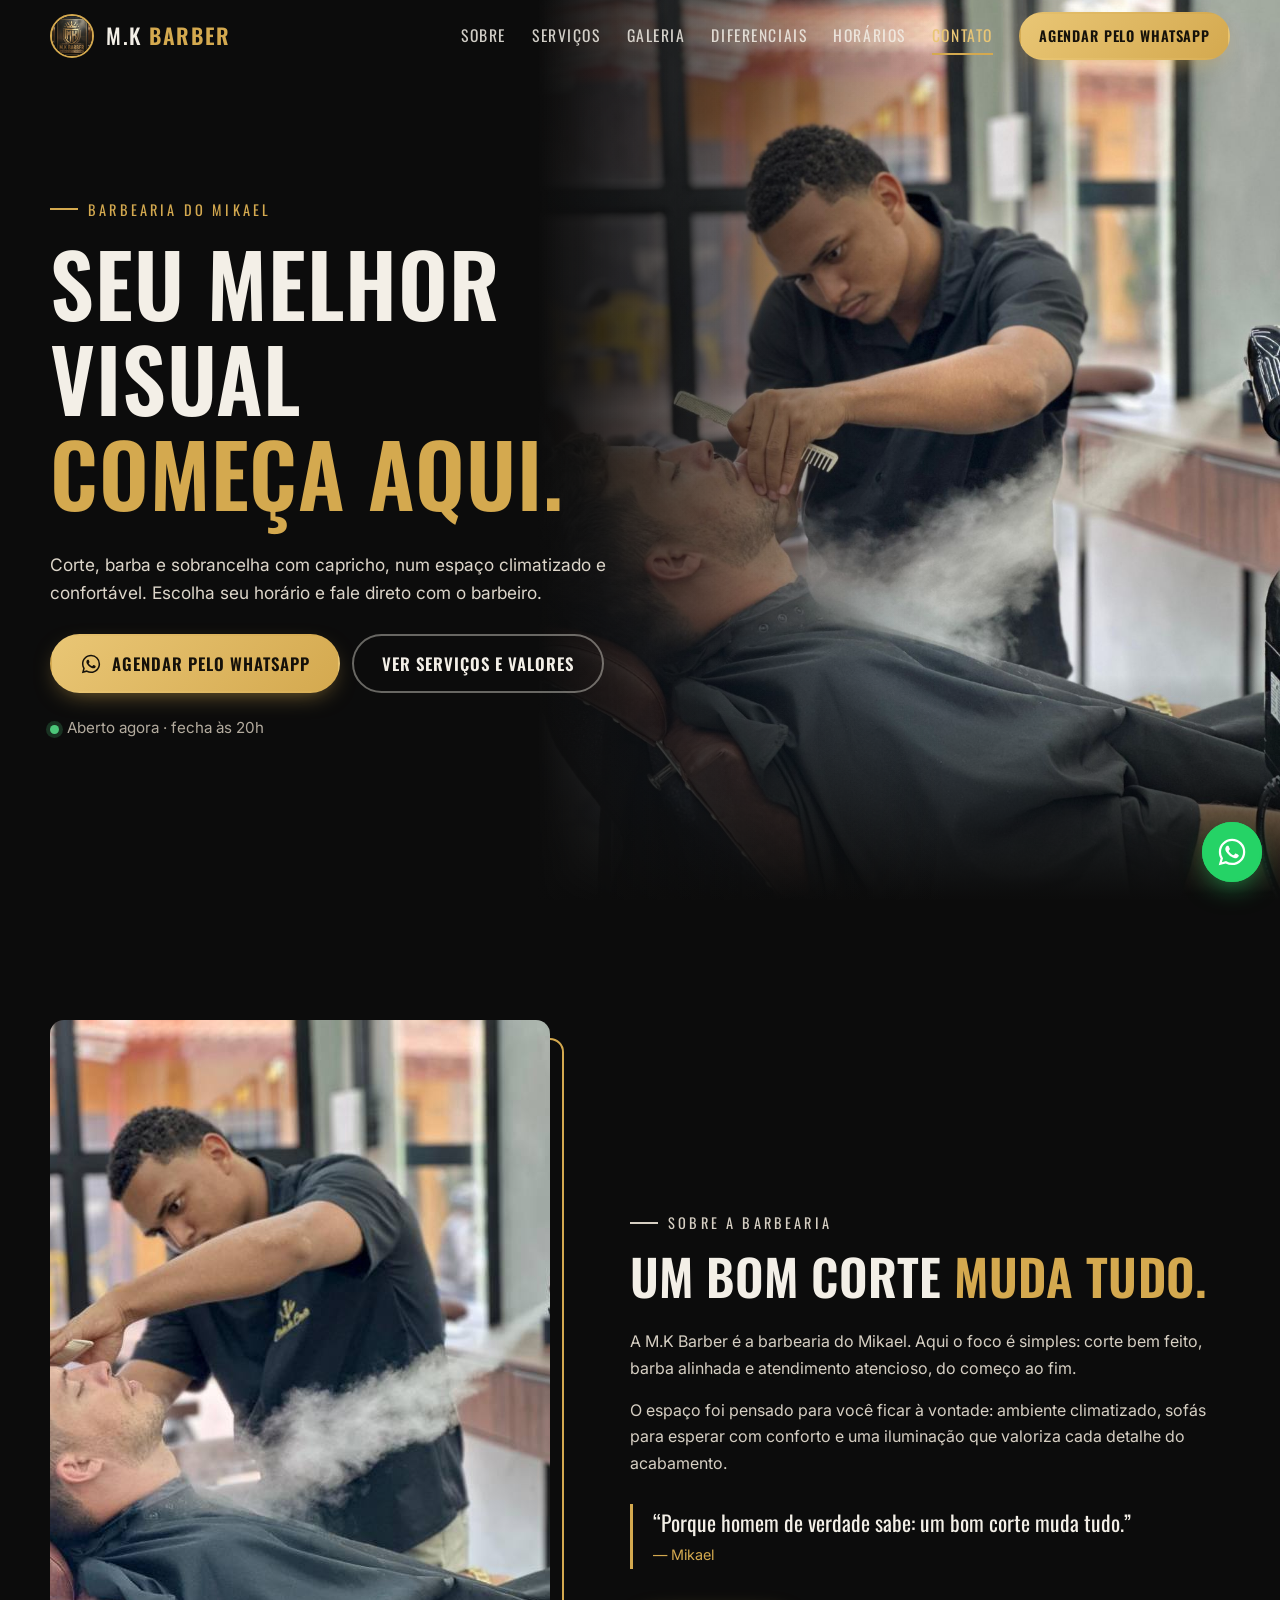
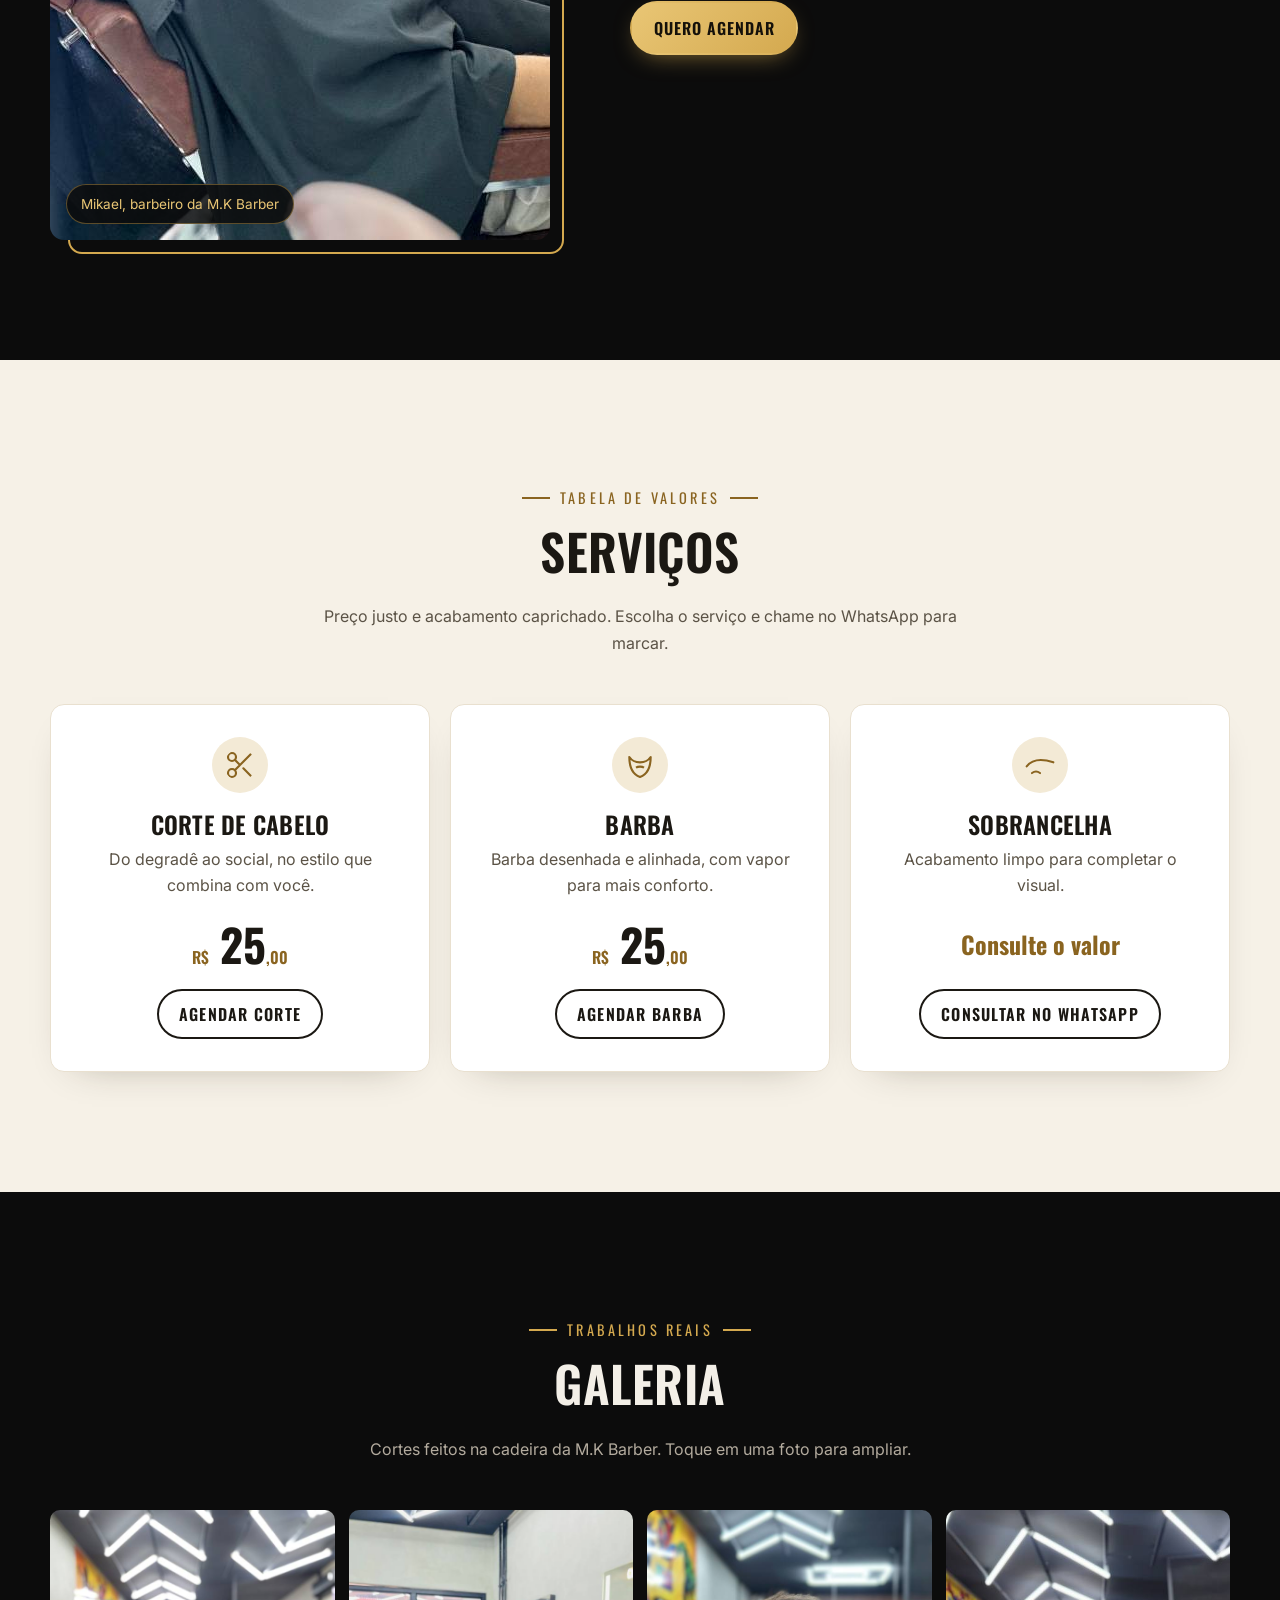
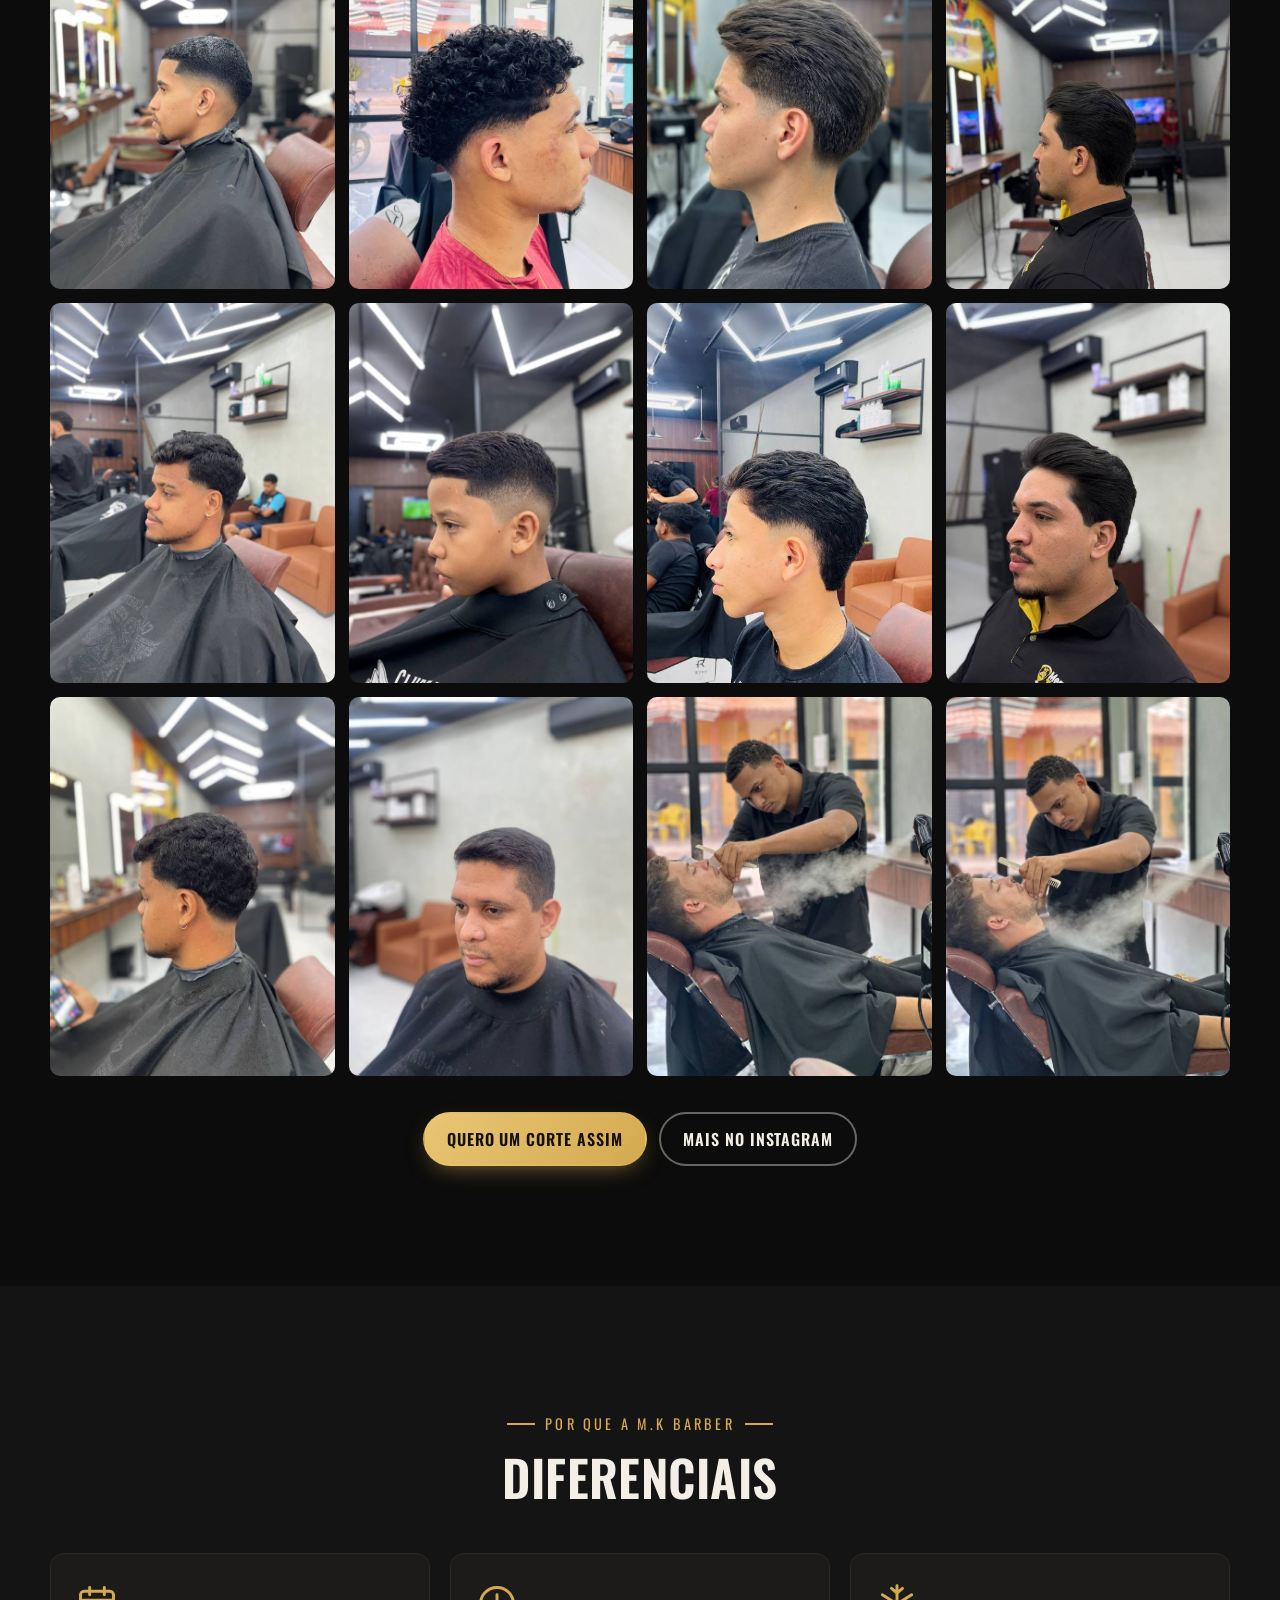
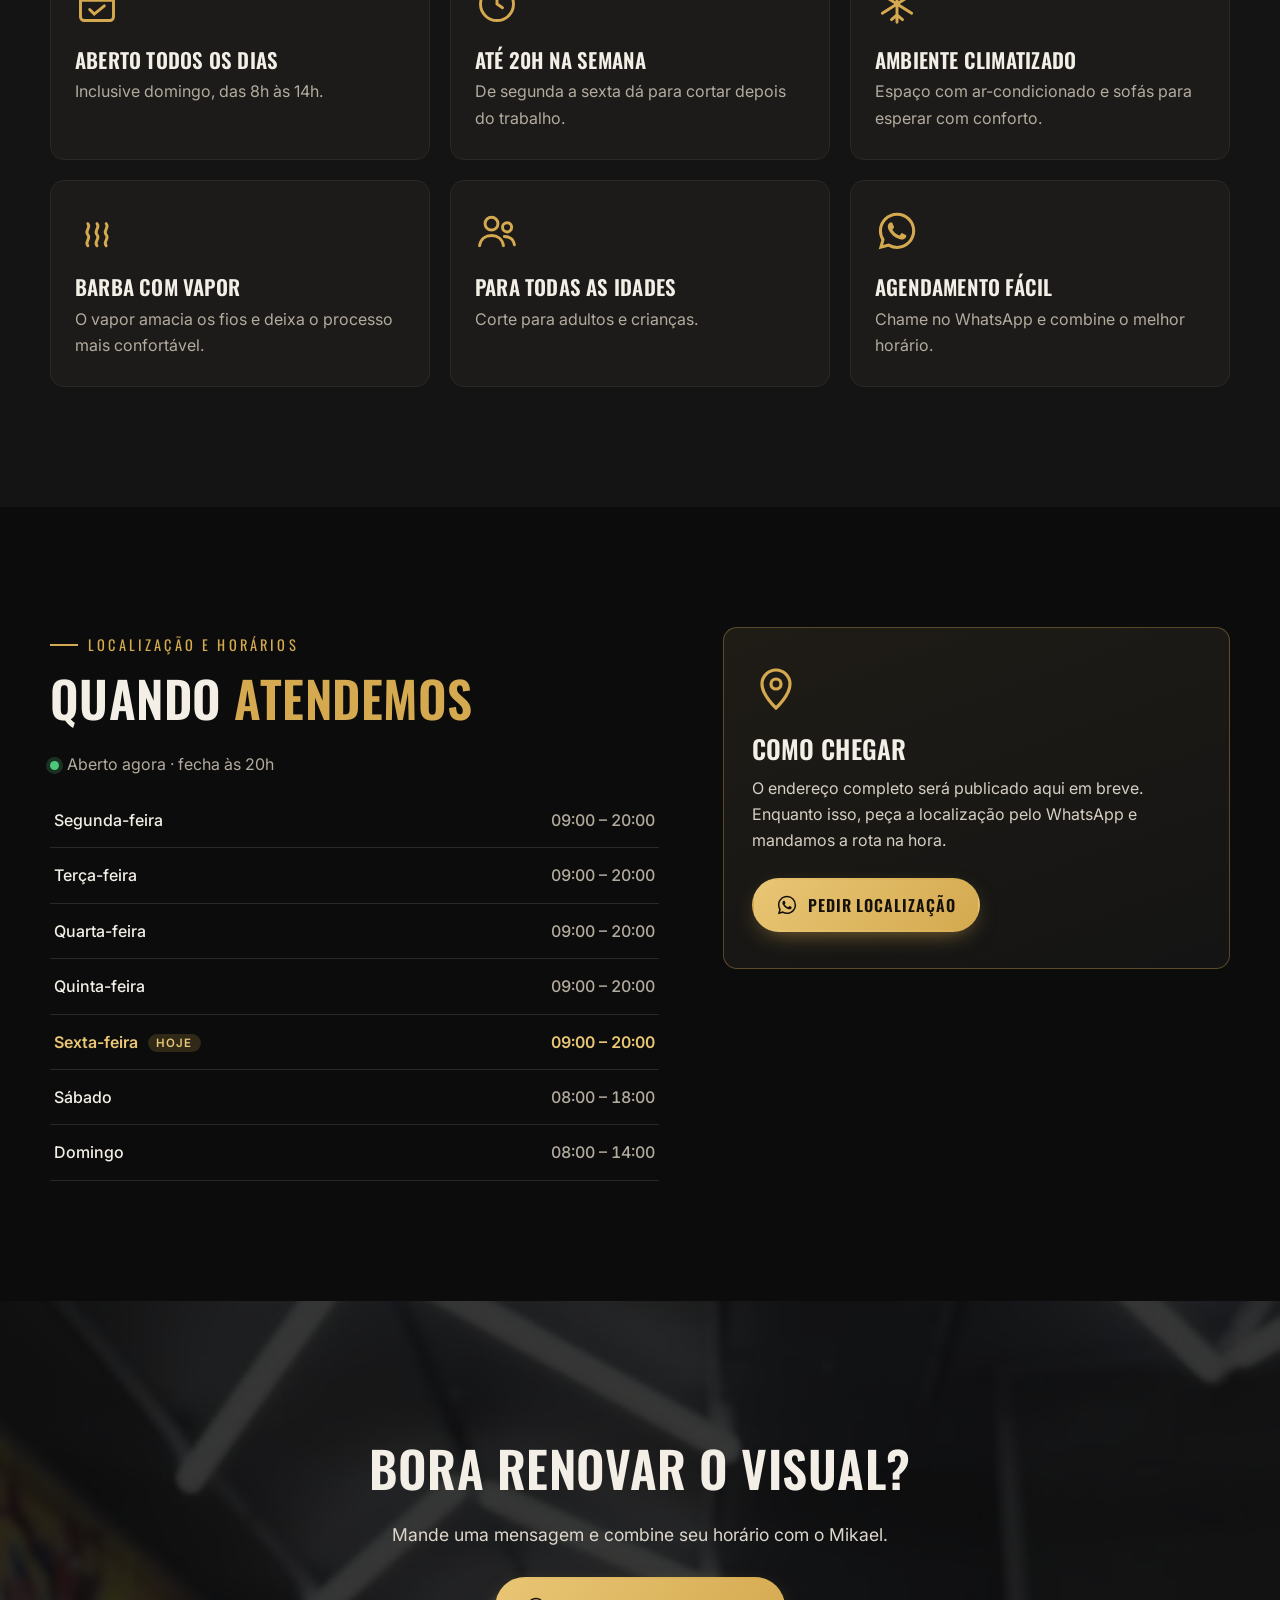
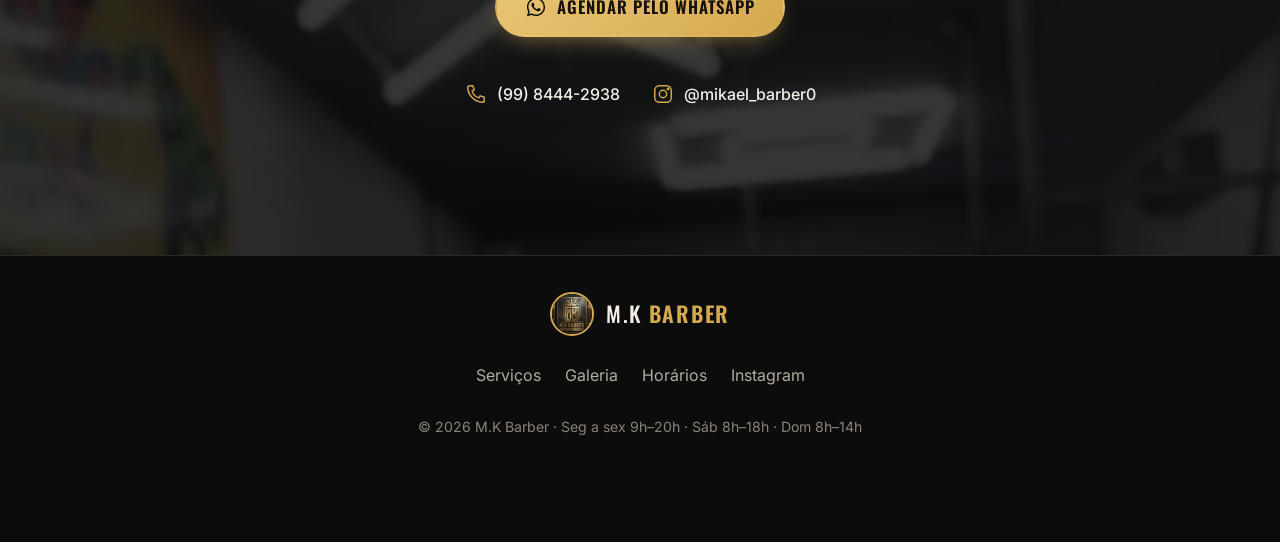
<file: index.html>
<!doctype html>
<html lang="pt-BR">
<head>
  <meta charset="utf-8">
  <meta name="viewport" content="width=device-width, initial-scale=1">
  <title>M.K Barber | Barbearia do Mikael – Corte, Barba e Sobrancelha</title>
  <meta name="description" content="M.K Barber, a barbearia do Mikael. Corte de cabelo e barba a partir de R$ 25, ambiente climatizado e atendimento todos os dias, inclusive domingo. Agende pelo WhatsApp.">
  <meta name="theme-color" content="#0c0c0c">
  <meta name="robots" content="index, follow">
  <link rel="canonical" href="https://mkbarberoficial.github.io/">
  <link rel="icon" type="image/png" href="logo.png">
  <link rel="apple-touch-icon" href="logo.png">

  <meta property="og:type" content="website">
  <meta property="og:locale" content="pt_BR">
  <meta property="og:site_name" content="M.K Barber">
  <meta property="og:url" content="https://mkbarberoficial.github.io/">
  <meta property="og:title" content="M.K Barber | Seu melhor visual começa aqui">
  <meta property="og:description" content="Corte, barba e sobrancelha com o Mikael. Agende seu horário pelo WhatsApp.">
  <meta property="og:image" content="https://mkbarberoficial.github.io/chat-6-lg.jpg">
  <meta property="og:image:width" content="1200">
  <meta property="og:image:height" content="1600">
  <meta name="twitter:card" content="summary_large_image">

  <link rel="preconnect" href="https://fonts.googleapis.com">
  <link rel="preconnect" href="https://fonts.gstatic.com" crossorigin>
  <link href="https://fonts.googleapis.com/css2?family=Oswald:wght@500;600;700&family=Inter:wght@400;500;600&display=swap" rel="stylesheet">
  <link rel="preload" as="image" href="chat-6-lg.jpg">
  <link rel="stylesheet" href="style.css">

  <script type="application/ld+json">
  {
    "@context": "https://schema.org",
    "@type": "BarberShop",
    "@id": "https://mkbarberoficial.github.io/#barbearia",
    "name": "M.K Barber",
    "url": "https://mkbarberoficial.github.io/",
    "description": "Barbearia do Mikael: corte de cabelo, barba e sobrancelha.",
    "telephone": "+55 99 8444-2938",
    "image": "https://mkbarberoficial.github.io/chat-6-lg.jpg",
    "logo": "https://mkbarberoficial.github.io/logo.png",
    "priceRange": "R$ 25",
    "sameAs": ["https://www.instagram.com/mikael_barber0/"],
    "openingHoursSpecification": [
      {"@type": "OpeningHoursSpecification", "dayOfWeek": ["Monday","Tuesday","Wednesday","Thursday","Friday"], "opens": "09:00", "closes": "20:00"},
      {"@type": "OpeningHoursSpecification", "dayOfWeek": "Saturday", "opens": "08:00", "closes": "18:00"},
      {"@type": "OpeningHoursSpecification", "dayOfWeek": "Sunday", "opens": "08:00", "closes": "14:00"}
    ],
    "makesOffer": [
      {"@type": "Offer", "itemOffered": {"@type": "Service", "name": "Corte de cabelo"}, "price": "25.00", "priceCurrency": "BRL"},
      {"@type": "Offer", "itemOffered": {"@type": "Service", "name": "Barba"}, "price": "25.00", "priceCurrency": "BRL"},
      {"@type": "Offer", "itemOffered": {"@type": "Service", "name": "Sobrancelha"}}
    ]
  }
  </script>
</head>
<body>
  <a class="skip" href="#conteudo">Pular para o conteúdo</a>

  <header class="header" id="topo">
    <div class="container header__inner">
      <a href="#inicio" class="brand" aria-label="M.K Barber – início">
        <span class="brand__logo"><img src="logo.png" alt="" width="44" height="44"></span>
        <span class="brand__name">M.K <b>Barber</b></span>
      </a>

      <nav class="nav" id="menu" aria-label="Menu principal">
        <a href="#sobre">Sobre</a>
        <a href="#servicos">Serviços</a>
        <a href="#galeria">Galeria</a>
        <a href="#diferenciais">Diferenciais</a>
        <a href="#horarios">Horários</a>
        <a href="#contato">Contato</a>
        <a class="btn btn--gold nav__cta" data-wa href="#">Agendar pelo WhatsApp</a>
      </nav>

      <button class="burger" type="button" aria-label="Abrir menu" aria-expanded="false" aria-controls="menu">
        <span></span><span></span><span></span>
      </button>
    </div>
  </header>

  <main id="conteudo">
    <!-- INÍCIO -->
    <section class="hero" id="inicio">
      <div class="hero__media">
        <img src="chat-6-lg.jpg" alt="Mikael fazendo a barba de um cliente com vapor na M.K Barber" width="1200" height="1600" fetchpriority="high">
      </div>
      <div class="container hero__content">
        <p class="eyebrow">Barbearia do Mikael</p>
        <h1 class="hero__title">Seu melhor visual <span>começa aqui.</span></h1>
        <p class="hero__text">Corte, barba e sobrancelha com capricho, num espaço climatizado e confortável. Escolha seu horário e fale direto com o barbeiro.</p>
        <div class="hero__actions">
          <a class="btn btn--gold btn--lg" data-wa href="#">
            <svg aria-hidden="true" class="ico"><use href="#i-wa"/></svg>
            Agendar pelo WhatsApp
          </a>
          <a class="btn btn--ghost btn--lg" href="#servicos">Ver serviços e valores</a>
        </div>
        <p class="hero__status" data-status aria-live="polite"></p>
      </div>
    </section>

    <!-- SOBRE -->
    <section class="section about" id="sobre">
      <div class="container about__grid">
        <figure class="about__photo">
          <img src="chat-5-sm.jpg" srcset="chat-5-sm.jpg 615w, chat-5-lg.jpg 1200w" sizes="(min-width: 900px) 40vw, 92vw" alt="Mikael alinhando a barba de um cliente" width="615" height="820" loading="lazy">
          <figcaption>Mikael, barbeiro da M.K Barber</figcaption>
        </figure>
        <div class="about__text">
          <p class="eyebrow">Sobre a barbearia</p>
          <h2 class="title">Um bom corte <span>muda tudo.</span></h2>
          <p>A M.K Barber é a barbearia do Mikael. Aqui o foco é simples: corte bem feito, barba alinhada e atendimento atencioso, do começo ao fim.</p>
          <p>O espaço foi pensado para você ficar à vontade: ambiente climatizado, sofás para esperar com conforto e uma iluminação que valoriza cada detalhe do acabamento.</p>
          <blockquote class="quote">“Porque homem de verdade sabe: um bom corte muda tudo.”<cite>— Mikael</cite></blockquote>
          <a class="btn btn--gold" data-wa href="#">Quero agendar</a>
        </div>
      </div>
    </section>

    <!-- SERVIÇOS -->
    <section class="section services" id="servicos">
      <div class="container">
        <header class="section__head">
          <p class="eyebrow">Tabela de valores</p>
          <h2 class="title">Serviços</h2>
          <p class="section__lead">Preço justo e acabamento caprichado. Escolha o serviço e chame no WhatsApp para marcar.</p>
        </header>

        <div class="services__grid">
          <article class="service">
            <svg class="service__ico" aria-hidden="true"><use href="#i-scissors"/></svg>
            <h3>Corte de cabelo</h3>
            <p>Do degradê ao social, no estilo que combina com você.</p>
            <p class="service__price"><small>R$</small> 25<small>,00</small></p>
            <a class="service__link" data-wa href="#">Agendar corte</a>
          </article>
          <article class="service">
            <svg class="service__ico" aria-hidden="true"><use href="#i-beard"/></svg>
            <h3>Barba</h3>
            <p>Barba desenhada e alinhada, com vapor para mais conforto.</p>
            <p class="service__price"><small>R$</small> 25<small>,00</small></p>
            <a class="service__link" data-wa href="#">Agendar barba</a>
          </article>
          <article class="service">
            <svg class="service__ico" aria-hidden="true"><use href="#i-brow"/></svg>
            <h3>Sobrancelha</h3>
            <p>Acabamento limpo para completar o visual.</p>
            <p class="service__price service__price--ask">Consulte o valor</p>
            <a class="service__link" data-wa href="#">Consultar no WhatsApp</a>
          </article>
        </div>
      </div>
    </section>

    <!-- GALERIA -->
    <section class="section gallery" id="galeria">
      <div class="container">
        <header class="section__head">
          <p class="eyebrow">Trabalhos reais</p>
          <h2 class="title">Galeria</h2>
          <p class="section__lead">Cortes feitos na cadeira da M.K Barber. Toque em uma foto para ampliar.</p>
        </header>

        <ul class="gallery__grid" data-gallery>
          <li><button type="button" data-full="img_6245-lg.jpg"><img src="img_6245-sm.jpg" alt="Corte degradê com risca, visto de perfil" width="615" height="820" loading="lazy"></button></li>
          <li><button type="button" data-full="img_6081-lg.jpg"><img src="img_6081-sm.jpg" alt="Corte com cabelo cacheado e degradê baixo" width="820" height="820" loading="lazy"></button></li>
          <li><button type="button" data-full="img_6183-lg.jpg"><img src="img_6183-sm.jpg" alt="Corte texturizado com degradê na nuca" width="615" height="820" loading="lazy"></button></li>
          <li><button type="button" data-full="img_6421-lg.jpg"><img src="img_6421-sm.jpg" alt="Cliente na cadeira com o salão iluminado ao fundo" width="461" height="820" loading="lazy"></button></li>
          <li><button type="button" data-full="img_6188-lg.jpg"><img src="img_6188-sm.jpg" alt="Corte crespo com acabamento na lateral" width="615" height="820" loading="lazy"></button></li>
          <li><button type="button" data-full="img_6941-lg.jpg"><img src="img_6941-sm.jpg" alt="Corte infantil com degradê" width="615" height="820" loading="lazy"></button></li>
          <li><button type="button" data-full="img_6172-lg.jpg"><img src="img_6172-sm.jpg" alt="Corte com franja texturizada e degradê" width="461" height="820" loading="lazy"></button></li>
          <li><button type="button" data-full="img_6419-lg.jpg"><img src="img_6419-sm.jpg" alt="Corte social penteado para trás" width="461" height="820" loading="lazy"></button></li>
          <li><button type="button" data-full="img_6190-lg.jpg"><img src="img_6190-sm.jpg" alt="Corte com textura e acabamento na nuca" width="615" height="820" loading="lazy"></button></li>
          <li><button type="button" data-full="img_6355-lg.jpg"><img src="img_6355-sm.jpg" alt="Corte social curto com barba alinhada" width="615" height="820" loading="lazy"></button></li>
          <li><button type="button" data-full="chat-7-lg.jpg"><img src="chat-7-sm.jpg" alt="Mikael finalizando a barba com vapor" width="615" height="820" loading="lazy"></button></li>
          <li><button type="button" data-full="chat-6-lg.jpg"><img src="chat-6-sm.jpg" alt="Atendimento de barba com vapor na M.K Barber" width="615" height="820" loading="lazy"></button></li>
        </ul>

        <div class="center">
          <a class="btn btn--gold" data-wa href="#">Quero um corte assim</a>
          <a class="btn btn--ghost" href="https://www.instagram.com/mikael_barber0/" target="_blank" rel="noopener">Mais no Instagram</a>
        </div>
      </div>
    </section>

    <!-- DIFERENCIAIS -->
    <section class="section features" id="diferenciais">
      <div class="container">
        <header class="section__head">
          <p class="eyebrow">Por que a M.K Barber</p>
          <h2 class="title">Diferenciais</h2>
        </header>
        <ul class="features__grid">
          <li class="feature">
            <svg aria-hidden="true"><use href="#i-calendar"/></svg>
            <h3>Aberto todos os dias</h3>
            <p>Inclusive domingo, das 8h às 14h.</p>
          </li>
          <li class="feature">
            <svg aria-hidden="true"><use href="#i-clock"/></svg>
            <h3>Até 20h na semana</h3>
            <p>De segunda a sexta dá para cortar depois do trabalho.</p>
          </li>
          <li class="feature">
            <svg aria-hidden="true"><use href="#i-snow"/></svg>
            <h3>Ambiente climatizado</h3>
            <p>Espaço com ar-condicionado e sofás para esperar com conforto.</p>
          </li>
          <li class="feature">
            <svg aria-hidden="true"><use href="#i-steam"/></svg>
            <h3>Barba com vapor</h3>
            <p>O vapor amacia os fios e deixa o processo mais confortável.</p>
          </li>
          <li class="feature">
            <svg aria-hidden="true"><use href="#i-users"/></svg>
            <h3>Para todas as idades</h3>
            <p>Corte para adultos e crianças.</p>
          </li>
          <li class="feature">
            <svg aria-hidden="true"><use href="#i-wa"/></svg>
            <h3>Agendamento fácil</h3>
            <p>Chame no WhatsApp e combine o melhor horário.</p>
          </li>
        </ul>
      </div>
    </section>

    <!-- LOCALIZAÇÃO E HORÁRIOS -->
    <section class="section hours" id="horarios">
      <div class="container hours__grid">
        <div>
          <p class="eyebrow">Localização e horários</p>
          <h2 class="title">Quando <span>atendemos</span></h2>
          <p class="hours__status" data-status></p>
          <table class="hours__table">
            <caption class="sr-only">Horário de funcionamento</caption>
            <tbody>
              <tr data-day="1"><th scope="row">Segunda-feira</th><td>09:00 – 20:00</td></tr>
              <tr data-day="2"><th scope="row">Terça-feira</th><td>09:00 – 20:00</td></tr>
              <tr data-day="3"><th scope="row">Quarta-feira</th><td>09:00 – 20:00</td></tr>
              <tr data-day="4"><th scope="row">Quinta-feira</th><td>09:00 – 20:00</td></tr>
              <tr data-day="5"><th scope="row">Sexta-feira</th><td>09:00 – 20:00</td></tr>
              <tr data-day="6"><th scope="row">Sábado</th><td>08:00 – 18:00</td></tr>
              <tr data-day="0"><th scope="row">Domingo</th><td>08:00 – 14:00</td></tr>
            </tbody>
          </table>
        </div>

        <div class="place">
          <svg class="place__ico" aria-hidden="true"><use href="#i-pin"/></svg>
          <h3>Como chegar</h3>
          <p>O endereço completo será publicado aqui em breve. Enquanto isso, peça a localização pelo WhatsApp e mandamos a rota na hora.</p>
          <a class="btn btn--gold" data-wa="local" href="#">
            <svg aria-hidden="true" class="ico"><use href="#i-wa"/></svg>
            Pedir localização
          </a>
        </div>
      </div>
    </section>

    <!-- CTA FINAL -->
    <section class="cta" id="contato">
      <div class="cta__bg" aria-hidden="true"><img src="img_6421-sm.jpg" alt="" loading="lazy" width="461" height="820"></div>
      <div class="container cta__inner">
        <h2 class="title">Bora renovar o visual?</h2>
        <p>Mande uma mensagem e combine seu horário com o Mikael.</p>
        <a class="btn btn--gold btn--lg" data-wa href="#">
          <svg aria-hidden="true" class="ico"><use href="#i-wa"/></svg>
          Agendar pelo WhatsApp
        </a>
        <ul class="contact">
          <li><svg aria-hidden="true"><use href="#i-phone"/></svg><a href="tel:+559984442938">(99) 8444-2938</a></li>
          <li><svg aria-hidden="true"><use href="#i-ig"/></svg><a href="https://www.instagram.com/mikael_barber0/" target="_blank" rel="noopener">@mikael_barber0</a></li>
        </ul>
      </div>
    </section>
  </main>

  <footer class="footer">
    <div class="container footer__inner">
      <a href="#inicio" class="brand">
        <span class="brand__logo"><img src="logo.png" alt="" width="44" height="44" loading="lazy"></span>
        <span class="brand__name">M.K <b>Barber</b></span>
      </a>
      <nav class="footer__nav" aria-label="Rodapé">
        <a href="#servicos">Serviços</a>
        <a href="#galeria">Galeria</a>
        <a href="#horarios">Horários</a>
        <a href="https://www.instagram.com/mikael_barber0/" target="_blank" rel="noopener">Instagram</a>
      </nav>
      <p class="footer__copy">© <span data-year>2026</span> M.K Barber · Seg a sex 9h–20h · Sáb 8h–18h · Dom 8h–14h</p>
    </div>
  </footer>

  <a class="wa-float" data-wa href="#" aria-label="Agendar pelo WhatsApp">
    <svg aria-hidden="true"><use href="#i-wa"/></svg>
  </a>

  <!-- Lightbox -->
  <div class="lightbox" role="dialog" aria-modal="true" aria-label="Foto ampliada" hidden>
    <button class="lightbox__close" type="button" aria-label="Fechar">×</button>
    <button class="lightbox__nav lightbox__prev" type="button" aria-label="Foto anterior">‹</button>
    <figure><img alt=""><figcaption></figcaption></figure>
    <button class="lightbox__nav lightbox__next" type="button" aria-label="Próxima foto">›</button>
  </div>

  <!-- Ícones -->
  <svg width="0" height="0" style="position:absolute" aria-hidden="true">
    <symbol id="i-wa" viewBox="0 0 24 24"><path fill="currentColor" d="M12.04 2C6.58 2 2.13 6.45 2.13 11.91c0 1.75.46 3.45 1.32 4.95L2.05 22l5.25-1.38a9.9 9.9 0 0 0 4.74 1.21h.01c5.46 0 9.9-4.45 9.9-9.91A9.88 9.88 0 0 0 12.04 2Zm0 18.15h-.01a8.2 8.2 0 0 1-4.19-1.15l-.3-.18-3.12.82.83-3.04-.2-.31a8.22 8.22 0 0 1-1.26-4.38c0-4.54 3.7-8.23 8.25-8.23 2.2 0 4.27.86 5.82 2.42a8.18 8.18 0 0 1 2.41 5.83c0 4.54-3.7 8.22-8.23 8.22Zm4.52-6.16c-.25-.12-1.47-.72-1.7-.81-.23-.08-.39-.12-.56.13-.17.25-.64.81-.79.97-.14.17-.29.19-.54.06-.25-.12-1.05-.39-1.99-1.23-.74-.66-1.23-1.47-1.38-1.72-.14-.25-.02-.38.11-.51.11-.11.25-.29.37-.43.13-.15.17-.25.25-.42.08-.17.04-.31-.02-.43-.06-.13-.56-1.34-.76-1.84-.2-.48-.41-.42-.56-.43h-.48c-.17 0-.43.06-.66.31-.23.25-.87.85-.87 2.07 0 1.22.89 2.4 1.01 2.56.12.17 1.75 2.67 4.24 3.74.59.26 1.05.41 1.41.52.59.19 1.13.16 1.56.1.48-.07 1.47-.6 1.67-1.18.21-.58.21-1.07.14-1.18-.06-.1-.22-.16-.47-.29Z"/></symbol>
    <symbol id="i-scissors" viewBox="0 0 24 24"><g fill="none" stroke="currentColor" stroke-width="1.6" stroke-linecap="round"><circle cx="6" cy="6" r="3"/><circle cx="6" cy="18" r="3"/><path d="M20 4 8.1 15.9M14.5 14.5 20 20M8.1 8.1 12 12"/></g></symbol>
    <symbol id="i-beard" viewBox="0 0 24 24"><path fill="none" stroke="currentColor" stroke-width="1.6" stroke-linejoin="round" d="M4 6c0 7 2.5 13 8 15 5.5-2 8-8 8-15-2 3-4 4-8 4S6 9 4 6Zm5 8c1.5-1 4.5-1 6 0"/></symbol>
    <symbol id="i-brow" viewBox="0 0 24 24"><path fill="none" stroke="currentColor" stroke-width="1.6" stroke-linecap="round" d="M2 13c4-5 11-6 20-3M6 18c2-1.5 4-1.5 6 0"/></symbol>
    <symbol id="i-calendar" viewBox="0 0 24 24"><g fill="none" stroke="currentColor" stroke-width="1.6" stroke-linecap="round"><rect x="3" y="5" width="18" height="16" rx="2"/><path d="M3 10h18M8 3v4M16 3v4M8 15l2.5 2.5L16 13"/></g></symbol>
    <symbol id="i-clock" viewBox="0 0 24 24"><g fill="none" stroke="currentColor" stroke-width="1.6" stroke-linecap="round"><circle cx="12" cy="12" r="9"/><path d="M12 7v5l3 2"/></g></symbol>
    <symbol id="i-snow" viewBox="0 0 24 24"><path fill="none" stroke="currentColor" stroke-width="1.6" stroke-linecap="round" d="M12 2v20M4 7l16 10M20 7 4 17M9 3.5 12 6l3-2.5M9 20.5 12 18l3 2.5"/></symbol>
    <symbol id="i-steam" viewBox="0 0 24 24"><path fill="none" stroke="currentColor" stroke-width="1.6" stroke-linecap="round" d="M7 20c-2-2 2-4 0-6s2-4 0-6M12 20c-2-2 2-4 0-6s2-4 0-6M17 20c-2-2 2-4 0-6s2-4 0-6"/></symbol>
    <symbol id="i-users" viewBox="0 0 24 24"><g fill="none" stroke="currentColor" stroke-width="1.6" stroke-linecap="round"><circle cx="9" cy="8" r="3.5"/><path d="M2.5 20c.5-3.5 3.2-5.5 6.5-5.5s6 2 6.5 5.5"/><circle cx="17.5" cy="10" r="2.5"/><path d="M16 15c3 0 5 1.6 5.5 4.5"/></g></symbol>
    <symbol id="i-pin" viewBox="0 0 24 24"><g fill="none" stroke="currentColor" stroke-width="1.6"><path d="M12 22s7-6.3 7-12a7 7 0 1 0-14 0c0 5.7 7 12 7 12Z"/><circle cx="12" cy="10" r="2.5"/></g></symbol>
    <symbol id="i-phone" viewBox="0 0 24 24"><path fill="none" stroke="currentColor" stroke-width="1.6" stroke-linejoin="round" d="M5 3h3.5l1.5 4.5-2.2 1.4a11 11 0 0 0 7.3 7.3l1.4-2.2L21 15.5V19a2 2 0 0 1-2 2A17 17 0 0 1 3 5a2 2 0 0 1 2-2Z"/></symbol>
    <symbol id="i-ig" viewBox="0 0 24 24"><g fill="none" stroke="currentColor" stroke-width="1.6"><rect x="3" y="3" width="18" height="18" rx="5"/><circle cx="12" cy="12" r="4"/><circle cx="17.5" cy="6.5" r=".8" fill="currentColor"/></g></symbol>
  </svg>

  <script src="main.js" defer></script>
</body>
</html>
</file>
<file: style.css>
:root {
  --bg: #0c0c0c;
  --bg-2: #141414;
  --bg-3: #1c1b19;
  --line: #2b2925;
  --text: #f3efe7;
  --muted: #b3ab9e;
  --gold: #d4a94f;
  --gold-2: #e9c675;
  --gold-dark: #8a6420;
  --cream: #f6f1e7;
  --ink: #1b1813;
  --radius: 14px;
  --header-h: 72px;
  --font-head: "Oswald", "Arial Narrow", Impact, sans-serif;
  --font-body: "Inter", system-ui, -apple-system, "Segoe UI", Roboto, sans-serif;
}

*, *::before, *::after { box-sizing: border-box; }
html { scroll-behavior: smooth; scroll-padding-top: var(--header-h); -webkit-text-size-adjust: 100%; }
body {
  margin: 0; background: var(--bg); color: var(--text);
  font-family: var(--font-body); font-size: 1rem; line-height: 1.65;
  -webkit-font-smoothing: antialiased; overflow-x: hidden;
}
img { max-width: 100%; display: block; }
a { color: inherit; }
h1, h2, h3 { font-family: var(--font-head); font-weight: 600; line-height: 1.1; margin: 0 0 .5em; letter-spacing: .01em; }
p { margin: 0 0 1em; }
ul { list-style: none; margin: 0; padding: 0; }
:focus-visible { outline: 3px solid var(--gold-2); outline-offset: 3px; border-radius: 4px; }

.container { width: min(1180px, 100% - 32px); margin-inline: auto; }
.sr-only { position: absolute; width: 1px; height: 1px; overflow: hidden; clip: rect(0 0 0 0); white-space: nowrap; }
.skip { position: absolute; left: 16px; top: -60px; background: var(--gold); color: var(--ink); padding: 10px 16px; z-index: 100; border-radius: 8px; font-weight: 600; }
.skip:focus { top: 12px; }
.center { display: flex; flex-wrap: wrap; justify-content: center; gap: 12px; margin-top: 36px; }

/* Botões */
.btn {
  display: inline-flex; align-items: center; justify-content: center; gap: 10px;
  min-height: 48px; padding: 12px 22px; border-radius: 999px;
  font-family: var(--font-head); font-weight: 600; font-size: 1rem; letter-spacing: .06em; text-transform: uppercase;
  text-decoration: none; border: 2px solid transparent; cursor: pointer;
  transition: transform .2s, background-color .2s, color .2s, border-color .2s, box-shadow .2s;
}
.btn:hover { transform: translateY(-2px); }
.btn--gold { background: linear-gradient(135deg, var(--gold-2), var(--gold)); color: #15110a; box-shadow: 0 8px 24px -10px rgba(212,169,79,.7); }
.btn--gold:hover { box-shadow: 0 12px 30px -10px rgba(212,169,79,.9); }
.btn--ghost { border-color: rgba(243,239,231,.4); color: var(--text); }
.btn--ghost:hover { border-color: var(--gold); color: var(--gold-2); }
.btn--lg { min-height: 56px; padding: 14px 28px; font-size: 1.05rem; }
.ico { width: 22px; height: 22px; flex: none; }

.eyebrow {
  display: inline-flex; align-items: center; gap: 10px; margin-bottom: 14px;
  font-family: var(--font-head); font-size: .9rem; letter-spacing: .22em; text-transform: uppercase; color: var(--gold);
}
.eyebrow::before { content: ""; width: 28px; height: 2px; background: currentColor; }
.title { font-size: clamp(2rem, 4.6vw, 3.1rem); text-transform: uppercase; }
.title span { color: var(--gold); }

/* Header */
.header {
  position: fixed; inset: 0 0 auto; z-index: 50; height: var(--header-h);
  transition: background-color .3s, box-shadow .3s;
}
.header.is-scrolled, .header.is-open { background: rgba(12,12,12,.94); backdrop-filter: blur(10px); box-shadow: 0 1px 0 var(--line); }
.header__inner { height: 100%; display: flex; align-items: center; justify-content: space-between; gap: 20px; }
.brand { display: inline-flex; align-items: center; gap: 12px; text-decoration: none; }
.brand__logo { width: 44px; height: 44px; border-radius: 50%; overflow: hidden; border: 2px solid var(--gold); flex: none; background: #000; }
.brand__logo img { width: 100%; height: 100%; object-fit: cover; transform: scale(1.12); }
.brand__name { font-family: var(--font-head); font-size: 1.35rem; letter-spacing: .08em; text-transform: uppercase; font-weight: 500; }
.brand__name b { color: var(--gold); font-weight: 600; }

.nav { display: flex; align-items: center; gap: 26px; }
.nav a:not(.btn) {
  text-decoration: none; font-family: var(--font-head); font-size: .98rem; letter-spacing: .1em; text-transform: uppercase;
  color: var(--text); opacity: .85; padding: 6px 0; position: relative;
}
.nav a:not(.btn)::after { content: ""; position: absolute; left: 0; right: 100%; bottom: 0; height: 2px; background: var(--gold); transition: right .25s; }
.nav a:not(.btn):hover, .nav a.is-active { opacity: 1; color: var(--gold-2); }
.nav a:not(.btn):hover::after, .nav a.is-active::after { right: 0; }
.nav__cta { min-height: 44px; padding: 10px 18px; font-size: .9rem; }

.burger { display: none; width: 48px; height: 48px; background: none; border: 0; padding: 12px; cursor: pointer; }
.burger span { display: block; height: 2px; background: var(--text); margin: 5px 0; transition: transform .3s, opacity .3s; }
.header.is-open .burger span:nth-child(1) { transform: translateY(7px) rotate(45deg); }
.header.is-open .burger span:nth-child(2) { opacity: 0; }
.header.is-open .burger span:nth-child(3) { transform: translateY(-7px) rotate(-45deg); }

@media (max-width: 1023px) {
  .burger { display: block; }
  .nav {
    position: absolute; top: 100%; left: 0; right: 0; height: calc(100vh - var(--header-h)); height: calc(100dvh - var(--header-h));
    flex-direction: column; align-items: stretch; gap: 0; padding: 12px 16px 32px;
    background: rgba(12,12,12,.98); overflow-y: auto;
    opacity: 0; visibility: hidden; transform: translateY(-8px); transition: opacity .25s, transform .25s, visibility .25s;
  }
  .header.is-open .nav { opacity: 1; visibility: visible; transform: none; }
  .nav a:not(.btn) { padding: 16px 4px; font-size: 1.2rem; border-bottom: 1px solid var(--line); }
  .nav a:not(.btn)::after { display: none; }
  .nav__cta { margin-top: 24px; min-height: 56px; font-size: 1rem; }
  body.menu-open { overflow: hidden; }
}

/* Hero */
.hero { position: relative; min-height: 100svh; display: flex; align-items: flex-end; overflow: hidden; isolation: isolate; }
.hero__media { position: absolute; inset: 0; z-index: -1; }
.hero__media img { width: 100%; height: 100%; object-fit: cover; object-position: 50% 25%; }
.hero__media::after {
  content: ""; position: absolute; inset: 0;
  background: linear-gradient(180deg, rgba(12,12,12,.55) 0%, rgba(12,12,12,.15) 30%, rgba(12,12,12,.8) 62%, var(--bg) 100%);
}
.hero__content { padding: calc(var(--header-h) + 40px) 0 56px; }
.hero__title { font-size: clamp(2.6rem, 10vw, 5.4rem); text-transform: uppercase; margin-bottom: .35em; }
.hero__title span { display: block; color: var(--gold); }
.hero__text { max-width: 34em; color: #ddd6ca; font-size: 1.08rem; }
.hero__actions { display: flex; flex-wrap: wrap; gap: 12px; margin-top: 26px; }
.hero__status { margin: 22px 0 0; font-size: .95rem; color: var(--muted); }

@media (max-width: 899px) {
  .hero { display: block; min-height: 0; }
  .hero__media { position: relative; inset: auto; height: 64svh; min-height: 400px; max-height: 720px; }
  .hero__media img { object-position: 50% 18%; }
  .hero__media::after { background: linear-gradient(180deg, rgba(12,12,12,.5) 0%, rgba(12,12,12,0) 22%, rgba(12,12,12,0) 55%, var(--bg) 100%); }
  .hero__content { position: relative; margin-top: -90px; padding: 0 0 48px; }
}
@media (max-width: 599px) {
  .hero__actions .btn { width: 100%; }
}

@media (min-width: 900px) {
  .hero { align-items: center; }
  .hero__media { left: 42%; }
  .hero__media img { object-position: 50% 30%; }
  .hero__media::after {
    background: linear-gradient(90deg, var(--bg) 0%, rgba(12,12,12,.6) 22%, rgba(12,12,12,0) 55%),
                linear-gradient(0deg, var(--bg) 0%, rgba(12,12,12,0) 25%);
  }
  .hero__content { padding: calc(var(--header-h) + 40px) 0 80px; }
  .hero__content > * { max-width: 560px; }
}

.status-dot { display: inline-block; width: 9px; height: 9px; border-radius: 50%; margin-right: 8px; vertical-align: middle; background: #e05b5b; }
.status-dot.is-open { background: #4cc77a; box-shadow: 0 0 0 4px rgba(76,199,122,.2); }

/* Seções */
.section { padding: clamp(72px, 10vw, 120px) 0; }
.section__head { text-align: center; max-width: 640px; margin: 0 auto 48px; }
.section__head .eyebrow::after { content: ""; width: 28px; height: 2px; background: currentColor; }
.section__lead { color: var(--muted); }

/* Sobre */
.about__grid { display: grid; gap: 48px; align-items: center; }
.about__photo { margin: 0; position: relative; }
.about__photo img { width: 100%; aspect-ratio: 4 / 5; object-fit: cover; object-position: 50% 30%; border-radius: var(--radius); }
.about__photo::before { content: ""; position: absolute; inset: 18px -14px -14px 18px; border: 2px solid var(--gold); border-radius: var(--radius); z-index: -1; }
.about__photo { isolation: isolate; }
.about__photo figcaption {
  position: absolute; left: 16px; bottom: 16px; background: rgba(12,12,12,.85); padding: 8px 14px; border-radius: 999px;
  font-size: .85rem; color: var(--gold-2); border: 1px solid rgba(212,169,79,.4);
}
.about__text p { color: #d6cfc3; }
.quote {
  margin: 28px 0 32px; padding: 4px 0 4px 20px; border-left: 3px solid var(--gold);
  font-family: var(--font-head); font-size: 1.35rem; line-height: 1.35; color: var(--text);
}
.quote cite { display: block; margin-top: 8px; font-family: var(--font-body); font-size: .9rem; font-style: normal; color: var(--gold); }
@media (min-width: 900px) {
  .about__grid { grid-template-columns: 5fr 6fr; gap: 80px; }
}

/* Serviços (seção clara, como na referência) */
.services { background: var(--cream); color: var(--ink); }
.services .eyebrow { color: var(--gold-dark); }
.services .title span { color: var(--gold-dark); }
.services .section__lead { color: #5b5346; }
.services__grid { display: grid; gap: 20px; }
@media (min-width: 760px) { .services__grid { grid-template-columns: repeat(3, 1fr); } }
.service {
  background: #fff; border-radius: var(--radius); padding: 32px 28px; text-align: center;
  border: 1px solid #e9e0cf; box-shadow: 0 14px 40px -28px rgba(40,30,10,.45);
  display: flex; flex-direction: column; align-items: center; transition: transform .25s, box-shadow .25s;
}
.service:hover { transform: translateY(-4px); box-shadow: 0 22px 50px -28px rgba(40,30,10,.55); }
.service__ico { width: 56px; height: 56px; color: var(--gold-dark); padding: 12px; border-radius: 50%; background: #f3ead6; margin-bottom: 18px; }
.service h3 { font-size: 1.5rem; text-transform: uppercase; margin-bottom: .35em; }
.service p { color: #5b5346; margin-bottom: .6em; }
.service__price { font-family: var(--font-head); font-size: 2.8rem; font-weight: 700; color: var(--ink) !important; line-height: 1; margin: 14px 0 22px !important; }
.service__price small { font-size: 1rem; font-weight: 600; color: var(--gold-dark); }
.service__price--ask { font-size: 1.5rem; color: var(--gold-dark) !important; padding: 10px 0; }
.service__link {
  margin-top: auto; display: inline-flex; align-items: center; min-height: 46px; padding: 10px 20px; border-radius: 999px;
  border: 2px solid var(--ink); text-decoration: none; font-family: var(--font-head); letter-spacing: .08em; text-transform: uppercase; font-weight: 600;
  transition: background-color .2s, color .2s;
}
.service__link:hover { background: var(--ink); color: var(--cream); }

/* Galeria */
.gallery__grid { display: grid; grid-template-columns: repeat(2, 1fr); gap: 10px; }
@media (min-width: 700px) { .gallery__grid { grid-template-columns: repeat(3, 1fr); gap: 14px; } }
@media (min-width: 1024px) { .gallery__grid { grid-template-columns: repeat(4, 1fr); } }
.gallery__grid button {
  display: block; width: 100%; padding: 0; border: 0; background: var(--bg-2); cursor: zoom-in;
  border-radius: 10px; overflow: hidden; position: relative; aspect-ratio: 3 / 4;
}
.gallery__grid img { width: 100%; height: 100%; object-fit: cover; object-position: 50% 35%; transition: transform .5s, filter .3s; }
.gallery__grid button::after {
  content: ""; position: absolute; inset: 0; border: 2px solid transparent; border-radius: 10px; transition: border-color .3s;
}
.gallery__grid button:hover img { transform: scale(1.05); }
.gallery__grid button:hover::after { border-color: var(--gold); }

/* Lightbox */
.lightbox {
  position: fixed; inset: 0; z-index: 80; background: rgba(5,5,5,.94);
  display: flex; align-items: center; justify-content: center; padding: 56px 12px;
}
.lightbox[hidden] { display: none; }
.lightbox figure { margin: 0; max-width: min(92vw, 900px); text-align: center; }
.lightbox img { max-height: calc(100svh - 150px); width: auto; margin: 0 auto; border-radius: 8px; }
.lightbox figcaption { margin-top: 12px; color: var(--muted); font-size: .95rem; }
.lightbox button { position: absolute; background: rgba(255,255,255,.08); color: var(--text); border: 0; border-radius: 50%; width: 52px; height: 52px; font-size: 2rem; line-height: 1; cursor: pointer; }
.lightbox button:hover { background: var(--gold); color: var(--ink); }
.lightbox__close { top: 12px; right: 12px; }
.lightbox__prev { left: 12px; top: 50%; transform: translateY(-50%); }
.lightbox__next { right: 12px; top: 50%; transform: translateY(-50%); }
@media (max-width: 699px) {
  .lightbox__prev, .lightbox__next { top: auto; bottom: 14px; transform: none; }
  .lightbox__prev { left: calc(50% - 64px); }
  .lightbox__next { right: calc(50% - 64px); }
}

/* Diferenciais */
.features { background: var(--bg-2); }
.features__grid { display: grid; gap: 16px; }
@media (min-width: 640px) { .features__grid { grid-template-columns: repeat(2, 1fr); } }
@media (min-width: 1000px) { .features__grid { grid-template-columns: repeat(3, 1fr); gap: 20px; } }
.feature {
  background: var(--bg-3); border: 1px solid var(--line); border-radius: var(--radius); padding: 28px 24px;
  transition: border-color .25s, transform .25s;
}
.feature:hover { border-color: rgba(212,169,79,.6); transform: translateY(-3px); }
.feature svg { width: 44px; height: 44px; color: var(--gold); margin-bottom: 16px; }
.feature h3 { font-size: 1.3rem; text-transform: uppercase; margin-bottom: .3em; }
.feature p { color: var(--muted); margin: 0; }

/* Horários */
.hours__grid { display: grid; gap: 40px; align-items: start; }
@media (min-width: 900px) { .hours__grid { grid-template-columns: 1.2fr 1fr; gap: 64px; } }
.hours__status { color: var(--muted); }
.hours__table { width: 100%; border-collapse: collapse; margin-top: 8px; }
.hours__table th, .hours__table td { padding: 14px 4px; border-bottom: 1px solid var(--line); text-align: left; font-weight: 500; }
.hours__table td { text-align: right; font-variant-numeric: tabular-nums; color: var(--muted); }
.hours__table tr.is-today th, .hours__table tr.is-today td { color: var(--gold-2); font-weight: 600; }
.hours__table tr.is-today th::after { content: "hoje"; margin-left: 10px; font-size: .72rem; letter-spacing: .1em; text-transform: uppercase; padding: 2px 8px; border-radius: 999px; background: rgba(212,169,79,.18); color: var(--gold-2); vertical-align: middle; }

.place {
  background: linear-gradient(160deg, #1f1c16, #141414); border: 1px solid rgba(212,169,79,.35);
  border-radius: var(--radius); padding: 36px 28px;
}
.place__ico { width: 48px; height: 48px; color: var(--gold); margin-bottom: 14px; }
.place h3 { font-size: 1.6rem; text-transform: uppercase; }
.place p { color: #d6cfc3; margin-bottom: 24px; }

/* CTA final */
.cta { position: relative; padding: clamp(80px, 12vw, 140px) 0; text-align: center; overflow: hidden; isolation: isolate; }
.cta__bg { position: absolute; inset: 0; z-index: -1; }
.cta__bg img { width: 100%; height: 100%; object-fit: cover; object-position: 50% 20%; filter: grayscale(.3); }
.cta__bg::after { content: ""; position: absolute; inset: 0; background: rgba(10,10,10,.82); }
.cta__inner p { color: #ddd6ca; font-size: 1.1rem; margin-bottom: 28px; }
.contact { display: flex; flex-wrap: wrap; justify-content: center; gap: 14px 32px; margin-top: 36px; }
.contact li { display: inline-flex; align-items: center; gap: 10px; }
.contact svg { width: 22px; height: 22px; color: var(--gold); }
.contact a { text-decoration: none; font-weight: 500; padding: 8px 0; }
.contact a:hover { color: var(--gold-2); }

/* Rodapé */
.footer { border-top: 1px solid var(--line); padding: 36px 0 104px; }
.footer__inner { display: flex; flex-direction: column; align-items: center; gap: 18px; text-align: center; }
.footer__nav { display: flex; flex-wrap: wrap; justify-content: center; gap: 4px 20px; }
.footer__nav a { text-decoration: none; color: var(--muted); padding: 8px 2px; }
.footer__nav a:hover { color: var(--gold-2); }
.footer__copy { color: #8a8378; font-size: .88rem; margin: 0; }

/* WhatsApp flutuante */
.wa-float {
  position: fixed; right: 18px; bottom: 18px; z-index: 60; width: 60px; height: 60px; border-radius: 50%;
  background: #25d366; color: #fff; display: grid; place-items: center;
  box-shadow: 0 10px 28px -8px rgba(37,211,102,.7); transition: transform .2s;
}
.wa-float svg { width: 32px; height: 32px; }
.wa-float:hover { transform: scale(1.07); }
.wa-float::before {
  content: ""; position: absolute; inset: 0; border-radius: 50%; border: 2px solid #25d366;
  animation: pulse 2.4s ease-out infinite;
}
@keyframes pulse { from { transform: scale(1); opacity: .8; } to { transform: scale(1.6); opacity: 0; } }

/* Animação de entrada */
.reveal { opacity: 0; transform: translateY(24px); transition: opacity .7s ease, transform .7s ease; }
.reveal.is-visible { opacity: 1; transform: none; }

@media (prefers-reduced-motion: reduce) {
  html { scroll-behavior: auto; }
  *, *::before, *::after { animation: none !important; transition: none !important; }
  .reveal { opacity: 1; transform: none; }
}
</file>
